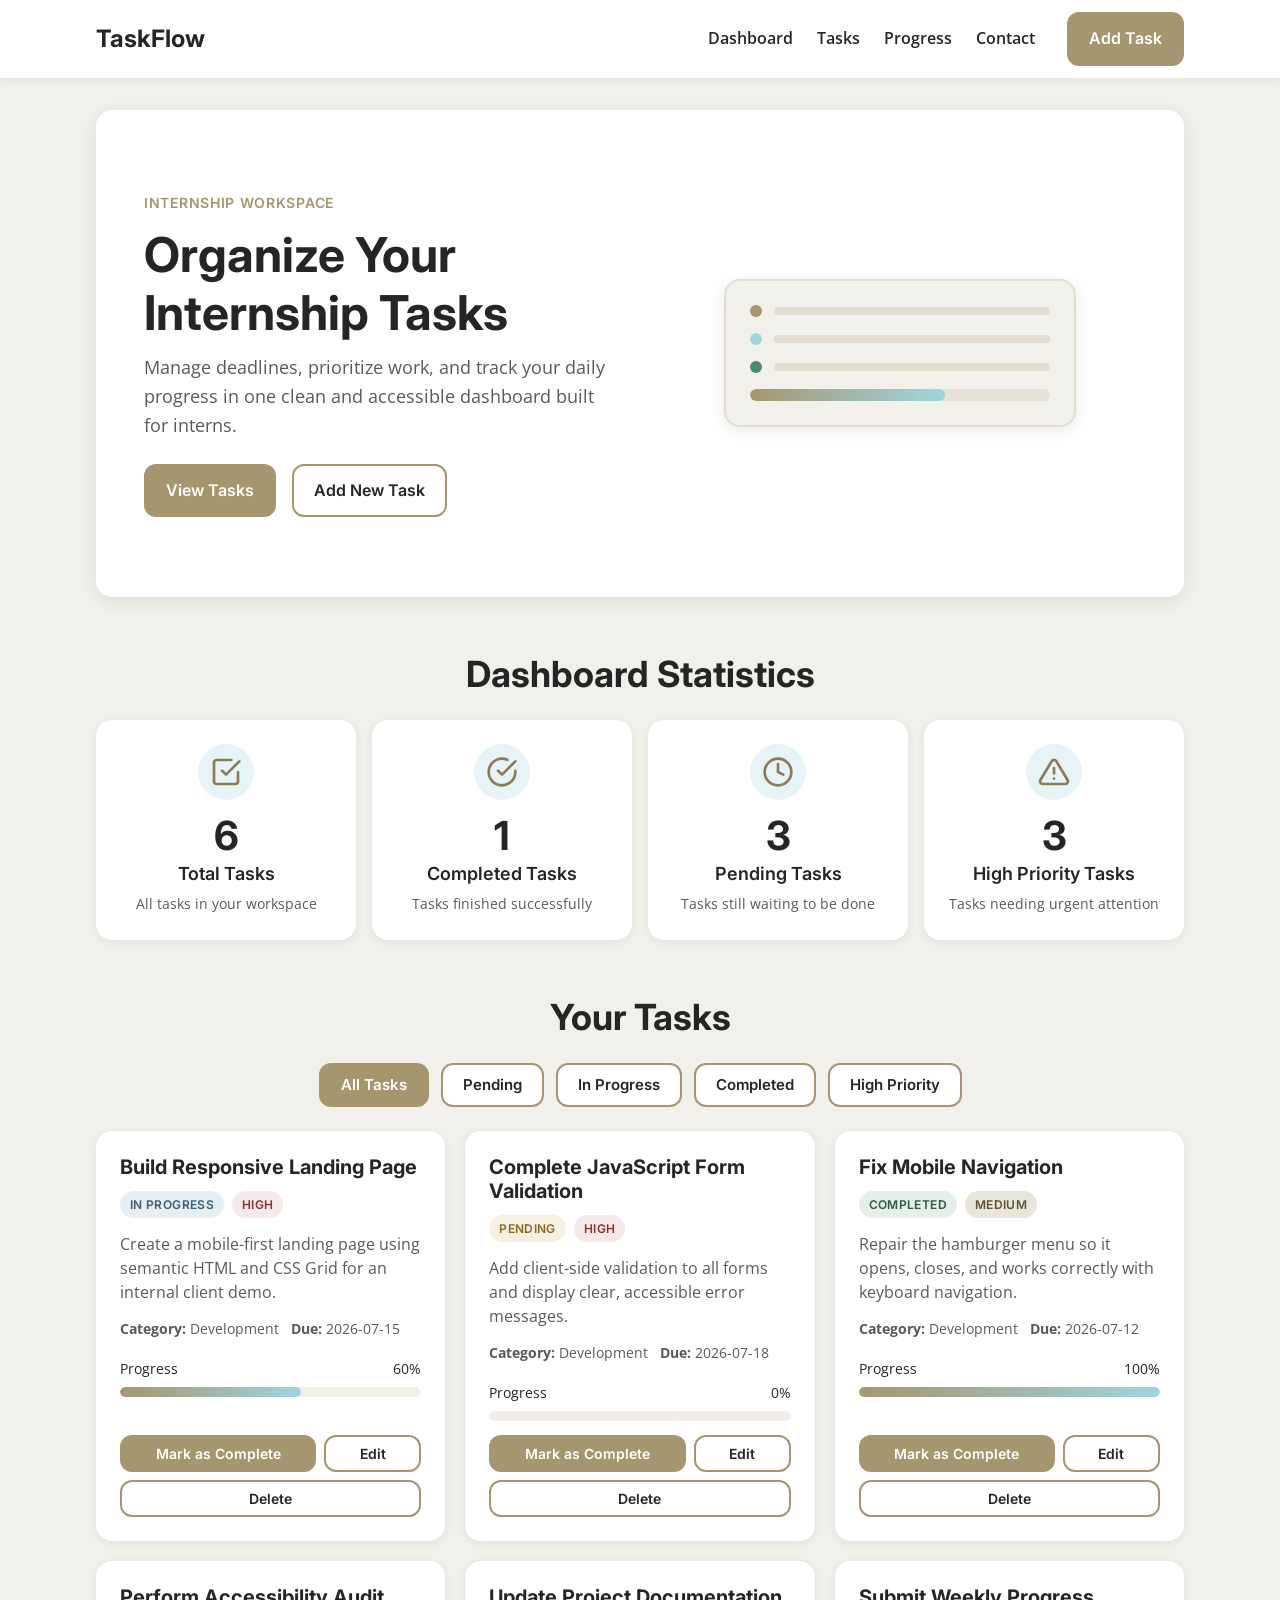
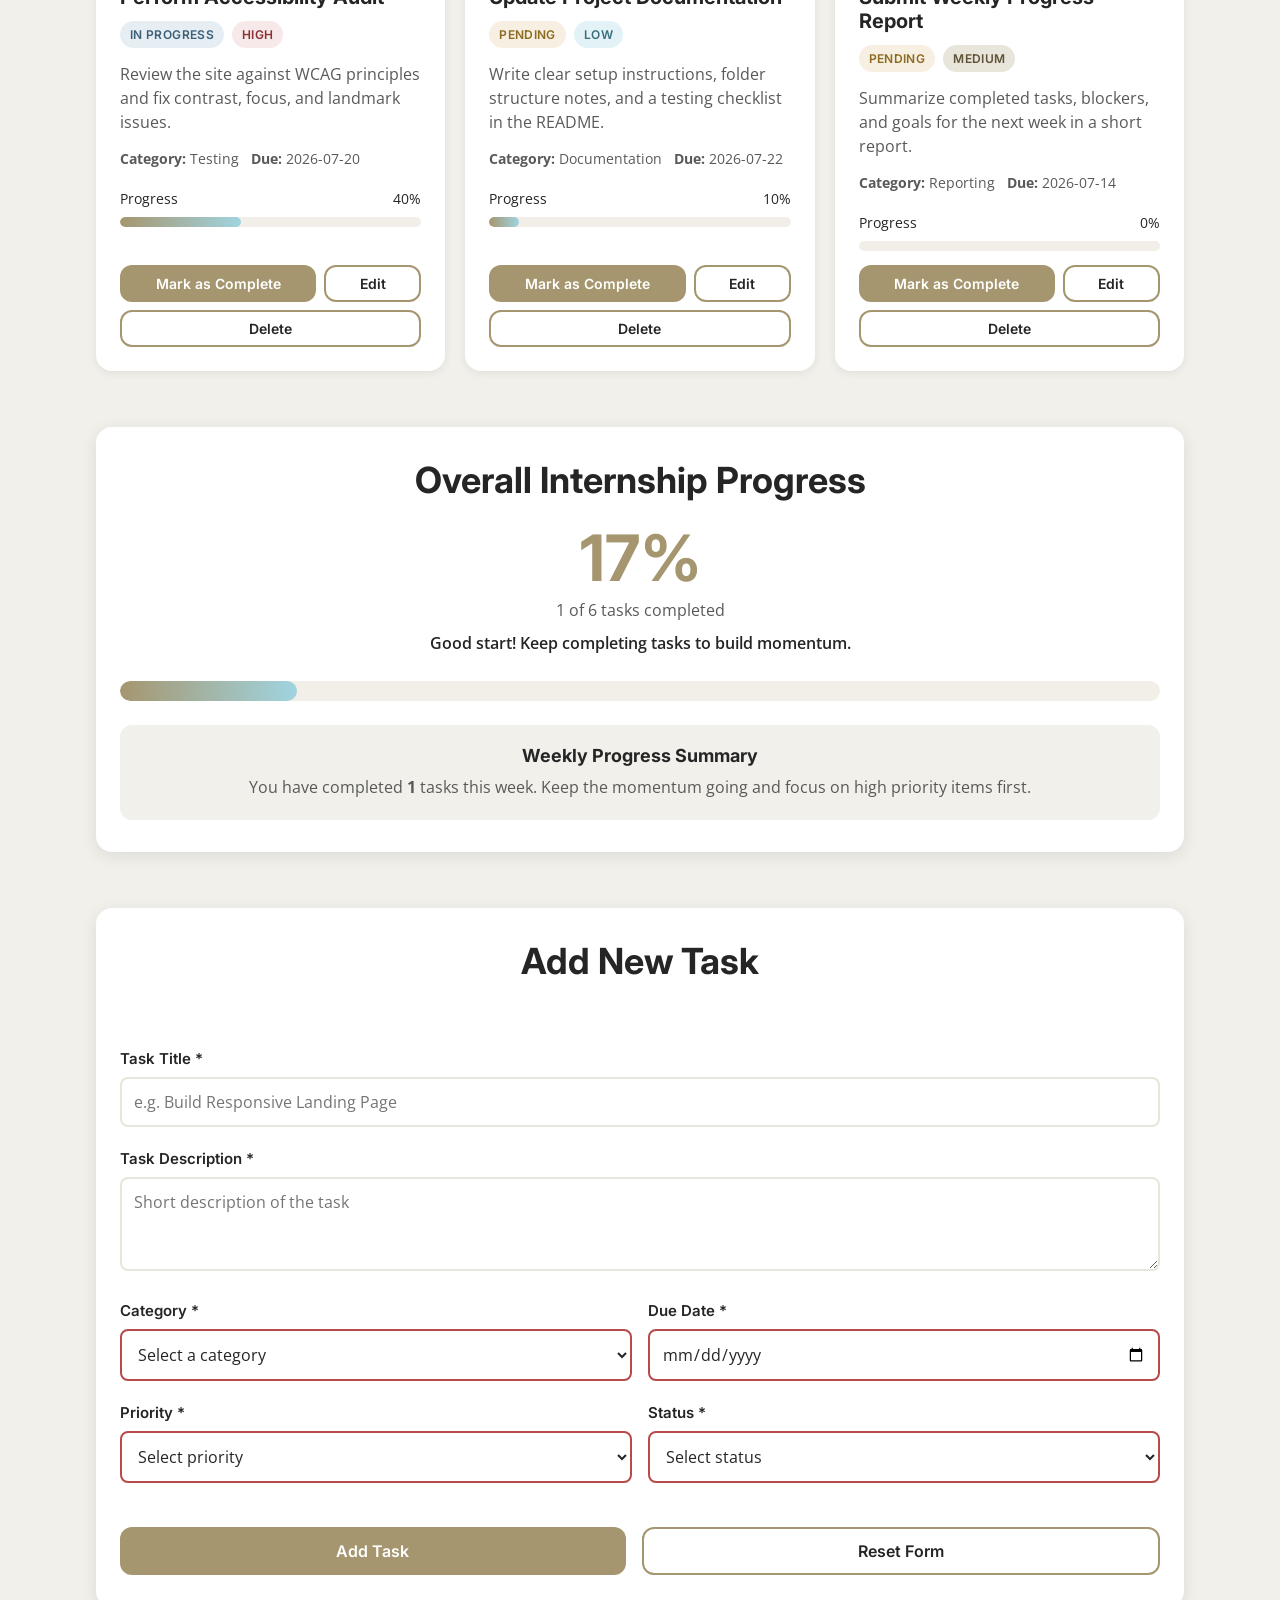
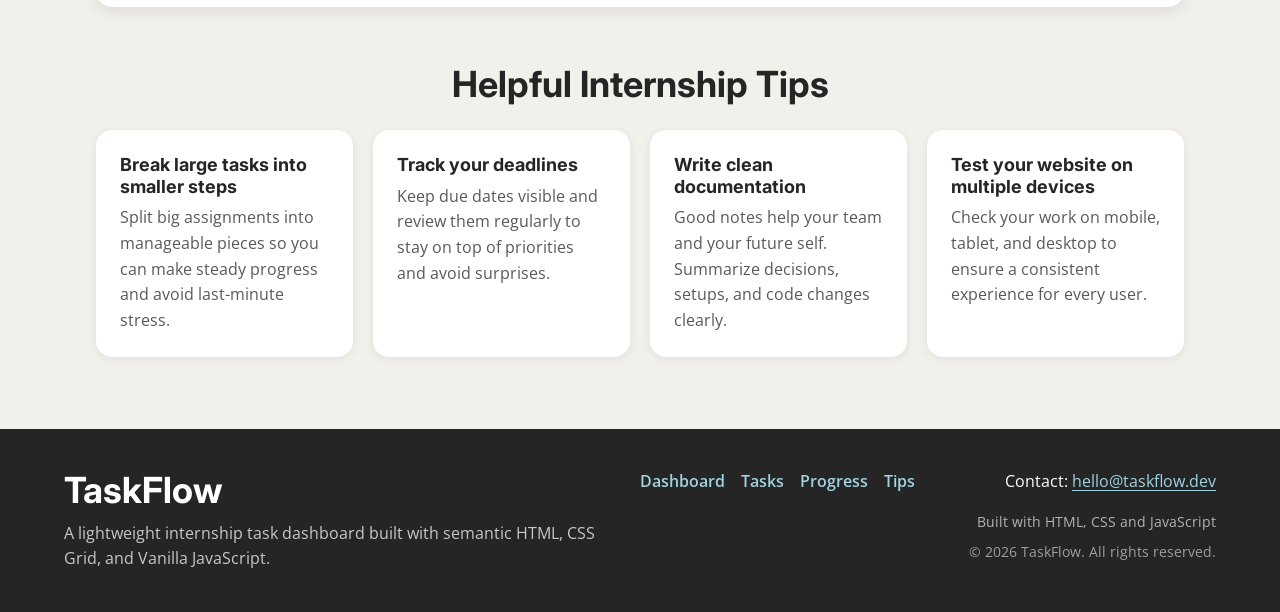
<file: internship-task-manager/index.html>
<!DOCTYPE html>
<html lang="en">
<head>
  <meta charset="UTF-8">
  <meta name="viewport" content="width=device-width, initial-scale=1.0">
  <meta name="description" content="Internship Task Manager - organize deadlines, priorities, and progress for your internship.">
  <title>Internship Task Manager</title>

  <link rel="preconnect" href="https://fonts.googleapis.com">
  <link rel="preconnect" href="https://fonts.gstatic.com" crossorigin>
  <link href="https://fonts.googleapis.com/css2?family=Inter:wght@500;700&family=Open+Sans:wght@400;600&display=swap" rel="stylesheet">

  <link rel="stylesheet" href="css/style.css">
</head>
<body>

  <header class="site-header">
    <nav class="navbar" aria-label="Main navigation">
      <div class="nav-brand">
        <a href="#" aria-label="Internship Task Manager home">TaskFlow</a>
      </div>

      <button class="menu-toggle" id="menuToggle" type="button" aria-expanded="false" aria-controls="primaryNav" aria-label="Open menu">
        <span class="menu-bar" aria-hidden="true"></span>
        <span class="menu-bar" aria-hidden="true"></span>
        <span class="menu-bar" aria-hidden="true"></span>
      </button>

      <div class="nav-menu" id="primaryNav">
        <ul class="nav-links">
          <li><a href="#dashboard">Dashboard</a></li>
          <li><a href="#tasks">Tasks</a></li>
          <li><a href="#progress">Progress</a></li>
          <li><a href="#contact">Contact</a></li>
        </ul>
        <a href="#add-task" class="btn btn-primary nav-add-task">Add Task</a>
      </div>
    </nav>
  </header>

  <main id="main-content">

    <section class="hero" aria-labelledby="hero-heading">
      <div class="hero-content">
        <span class="hero-label">Internship Workspace</span>
        <h1 id="hero-heading">Organize Your Internship Tasks</h1>
        <p>Manage deadlines, prioritize work, and track your daily progress in one clean and accessible dashboard built for interns.</p>
        <div class="hero-actions">
          <a href="#tasks" class="btn btn-primary">View Tasks</a>
          <a href="#add-task" class="btn btn-secondary">Add New Task</a>
        </div>
      </div>
      <div class="hero-visual" aria-hidden="true">
        <div class="hero-card">
          <div class="hero-card-row">
            <span class="hero-dot"></span>
            <div class="hero-line hero-line-1"></div>
          </div>
          <div class="hero-card-row">
            <span class="hero-dot hero-dot-2"></span>
            <div class="hero-line hero-line-2"></div>
          </div>
          <div class="hero-card-row">
            <span class="hero-dot hero-dot-3"></span>
            <div class="hero-line hero-line-3"></div>
          </div>
          <div class="hero-progress">
            <div class="hero-progress-bar"></div>
          </div>
        </div>
      </div>
    </section>

    <section class="dashboard" id="dashboard" aria-labelledby="dashboard-heading">
      <h2 id="dashboard-heading" class="section-title">Dashboard Statistics</h2>
      <div class="stats-grid">
        <article class="stat-card">
          <div class="stat-icon" aria-hidden="true">
            <svg width="32" height="32" viewBox="0 0 24 24" fill="none" stroke="currentColor" stroke-width="2" stroke-linecap="round" stroke-linejoin="round"><path d="M9 11l3 3L22 4"></path><path d="M21 12v7a2 2 0 0 1-2 2H5a2 2 0 0 1-2-2V5a2 2 0 0 1 2-2h11"></path></svg>
          </div>
          <div class="stat-number" id="statTotal" data-testid="stat-total">0</div>
          <div class="stat-label">Total Tasks</div>
          <p class="stat-text">All tasks in your workspace</p>
        </article>

        <article class="stat-card">
          <div class="stat-icon" aria-hidden="true">
            <svg width="32" height="32" viewBox="0 0 24 24" fill="none" stroke="currentColor" stroke-width="2" stroke-linecap="round" stroke-linejoin="round"><path d="M22 11.08V12a10 10 0 1 1-5.93-9.14"></path><polyline points="22 4 12 14.01 9 11.01"></polyline></svg>
          </div>
          <div class="stat-number" id="statCompleted" data-testid="stat-completed">0</div>
          <div class="stat-label">Completed Tasks</div>
          <p class="stat-text">Tasks finished successfully</p>
        </article>

        <article class="stat-card">
          <div class="stat-icon" aria-hidden="true">
            <svg width="32" height="32" viewBox="0 0 24 24" fill="none" stroke="currentColor" stroke-width="2" stroke-linecap="round" stroke-linejoin="round"><circle cx="12" cy="12" r="10"></circle><polyline points="12 6 12 12 16 14"></polyline></svg>
          </div>
          <div class="stat-number" id="statPending" data-testid="stat-pending">0</div>
          <div class="stat-label">Pending Tasks</div>
          <p class="stat-text">Tasks still waiting to be done</p>
        </article>

        <article class="stat-card">
          <div class="stat-icon" aria-hidden="true">
            <svg width="32" height="32" viewBox="0 0 24 24" fill="none" stroke="currentColor" stroke-width="2" stroke-linecap="round" stroke-linejoin="round"><path d="M10.29 3.86L1.82 18a2 2 0 0 0 1.71 3h16.94a2 2 0 0 0 1.71-3L13.71 3.86a2 2 0 0 0-3.42 0z"></path><line x1="12" y1="9" x2="12" y2="13"></line><line x1="12" y1="17" x2="12.01" y2="17"></line></svg>
          </div>
          <div class="stat-number" id="statHigh" data-testid="stat-high">0</div>
          <div class="stat-label">High Priority Tasks</div>
          <p class="stat-text">Tasks needing urgent attention</p>
        </article>
      </div>
    </section>

    <section class="filters" id="tasks" aria-labelledby="tasks-heading">
      <div class="section-header">
        <h2 id="tasks-heading" class="section-title">Your Tasks</h2>
      </div>
      <div class="filter-controls" role="group" aria-label="Filter tasks by status">
        <button class="filter-btn active" type="button" data-filter="all" aria-pressed="true">All Tasks</button>
        <button class="filter-btn" type="button" data-filter="pending" aria-pressed="false">Pending</button>
        <button class="filter-btn" type="button" data-filter="in progress" aria-pressed="false">In Progress</button>
        <button class="filter-btn" type="button" data-filter="completed" aria-pressed="false">Completed</button>
        <button class="filter-btn" type="button" data-filter="high" aria-pressed="false">High Priority</button>
      </div>

      <div class="tasks-grid" id="tasksGrid" aria-live="polite" aria-atomic="false">
      </div>

      <div class="empty-state" id="emptyState" hidden>
        <p>No tasks match the selected filter.</p>
        <a href="#add-task" class="btn btn-primary">Add a New Task</a>
      </div>
    </section>

    <section class="progress-section" id="progress" aria-labelledby="progress-heading">
      <div class="progress-card">
        <h2 id="progress-heading" class="section-title">Overall Internship Progress</h2>
        <div class="progress-summary">
          <div class="progress-percentage" id="progressPercentage" aria-live="polite">0%</div>
          <p class="progress-count" id="progressCount">0 of 0 tasks completed</p>
          <p class="progress-message" id="progressMessage">Start completing tasks to see your progress grow.</p>
        </div>
        <div class="progress-bar-large" role="progressbar" aria-valuemin="0" aria-valuemax="100" aria-valuenow="0" aria-label="Overall completion" id="progressBarLarge">
          <div class="progress-fill" id="progressFill"></div>
        </div>
        <div class="weekly-summary">
          <h3>Weekly Progress Summary</h3>
          <p>You have completed <strong id="weeklyCompleted">0</strong> tasks this week. Keep the momentum going and focus on high priority items first.</p>
        </div>
      </div>
    </section>

    <section class="add-task" id="add-task" aria-labelledby="add-task-heading">
      <div class="form-card">
        <h2 id="add-task-heading" class="section-title">Add New Task</h2>

        <div class="form-feedback" id="formFeedback" role="status" aria-live="polite"></div>

        <form id="addTaskForm" novalidate>
          <div class="form-group">
            <label for="taskTitle">Task Title <span aria-label="required">*</span></label>
            <input type="text" id="taskTitle" name="taskTitle" required maxlength="80" placeholder="e.g. Build Responsive Landing Page">
          </div>

          <div class="form-group">
            <label for="taskDescription">Task Description <span aria-label="required">*</span></label>
            <textarea id="taskDescription" name="taskDescription" required rows="3" maxlength="200" placeholder="Short description of the task"></textarea>
          </div>

          <div class="form-row">
            <div class="form-group">
              <label for="taskCategory">Category <span aria-label="required">*</span></label>
              <select id="taskCategory" name="taskCategory" required>
                <option value="" disabled selected>Select a category</option>
                <option value="Development">Development</option>
                <option value="Design">Design</option>
                <option value="Testing">Testing</option>
                <option value="Documentation">Documentation</option>
                <option value="Reporting">Reporting</option>
              </select>
            </div>

            <div class="form-group">
              <label for="taskDueDate">Due Date <span aria-label="required">*</span></label>
              <input type="date" id="taskDueDate" name="taskDueDate" required>
            </div>
          </div>

          <div class="form-row">
            <div class="form-group">
              <label for="taskPriority">Priority <span aria-label="required">*</span></label>
              <select id="taskPriority" name="taskPriority" required>
                <option value="" disabled selected>Select priority</option>
                <option value="Low">Low</option>
                <option value="Medium">Medium</option>
                <option value="High">High</option>
              </select>
            </div>

            <div class="form-group">
              <label for="taskStatus">Status <span aria-label="required">*</span></label>
              <select id="taskStatus" name="taskStatus" required>
                <option value="" disabled selected>Select status</option>
                <option value="Pending">Pending</option>
                <option value="In Progress">In Progress</option>
                <option value="Completed">Completed</option>
              </select>
            </div>
          </div>

          <div class="form-actions">
            <button type="submit" class="btn btn-primary">Add Task</button>
            <button type="reset" class="btn btn-secondary">Reset Form</button>
          </div>
        </form>
      </div>
    </section>

    <section class="tips" id="tips" aria-labelledby="tips-heading">
      <h2 id="tips-heading" class="section-title">Helpful Internship Tips</h2>
      <div class="tips-grid">
        <article class="tip-card">
          <h3>Break large tasks into smaller steps</h3>
          <p>Split big assignments into manageable pieces so you can make steady progress and avoid last-minute stress.</p>
        </article>
        <article class="tip-card">
          <h3>Track your deadlines</h3>
          <p>Keep due dates visible and review them regularly to stay on top of priorities and avoid surprises.</p>
        </article>
        <article class="tip-card">
          <h3>Write clean documentation</h3>
          <p>Good notes help your team and your future self. Summarize decisions, setups, and code changes clearly.</p>
        </article>
        <article class="tip-card">
          <h3>Test your website on multiple devices</h3>
          <p>Check your work on mobile, tablet, and desktop to ensure a consistent experience for every user.</p>
        </article>
      </div>
    </section>

  </main>

  <footer class="site-footer" id="contact">
    <div class="footer-content">
      <div class="footer-brand">
        <h2>TaskFlow</h2>
        <p>A lightweight internship task dashboard built with semantic HTML, CSS Grid, and Vanilla JavaScript.</p>
      </div>
      <nav class="footer-nav" aria-label="Footer navigation">
        <ul>
          <li><a href="#dashboard">Dashboard</a></li>
          <li><a href="#tasks">Tasks</a></li>
          <li><a href="#progress">Progress</a></li>
          <li><a href="#tips">Tips</a></li>
        </ul>
      </nav>
      <div class="footer-contact">
        <p>Contact: <a href="mailto:hello@taskflow.dev">hello@taskflow.dev</a></p>
        <p class="build-note">Built with HTML, CSS and JavaScript</p>
        <p class="copyright">&copy; 2026 TaskFlow. All rights reserved.</p>
      </div>
    </div>
  </footer>

  <script src="js/app.js" defer></script>
</body>
</html>
</file>
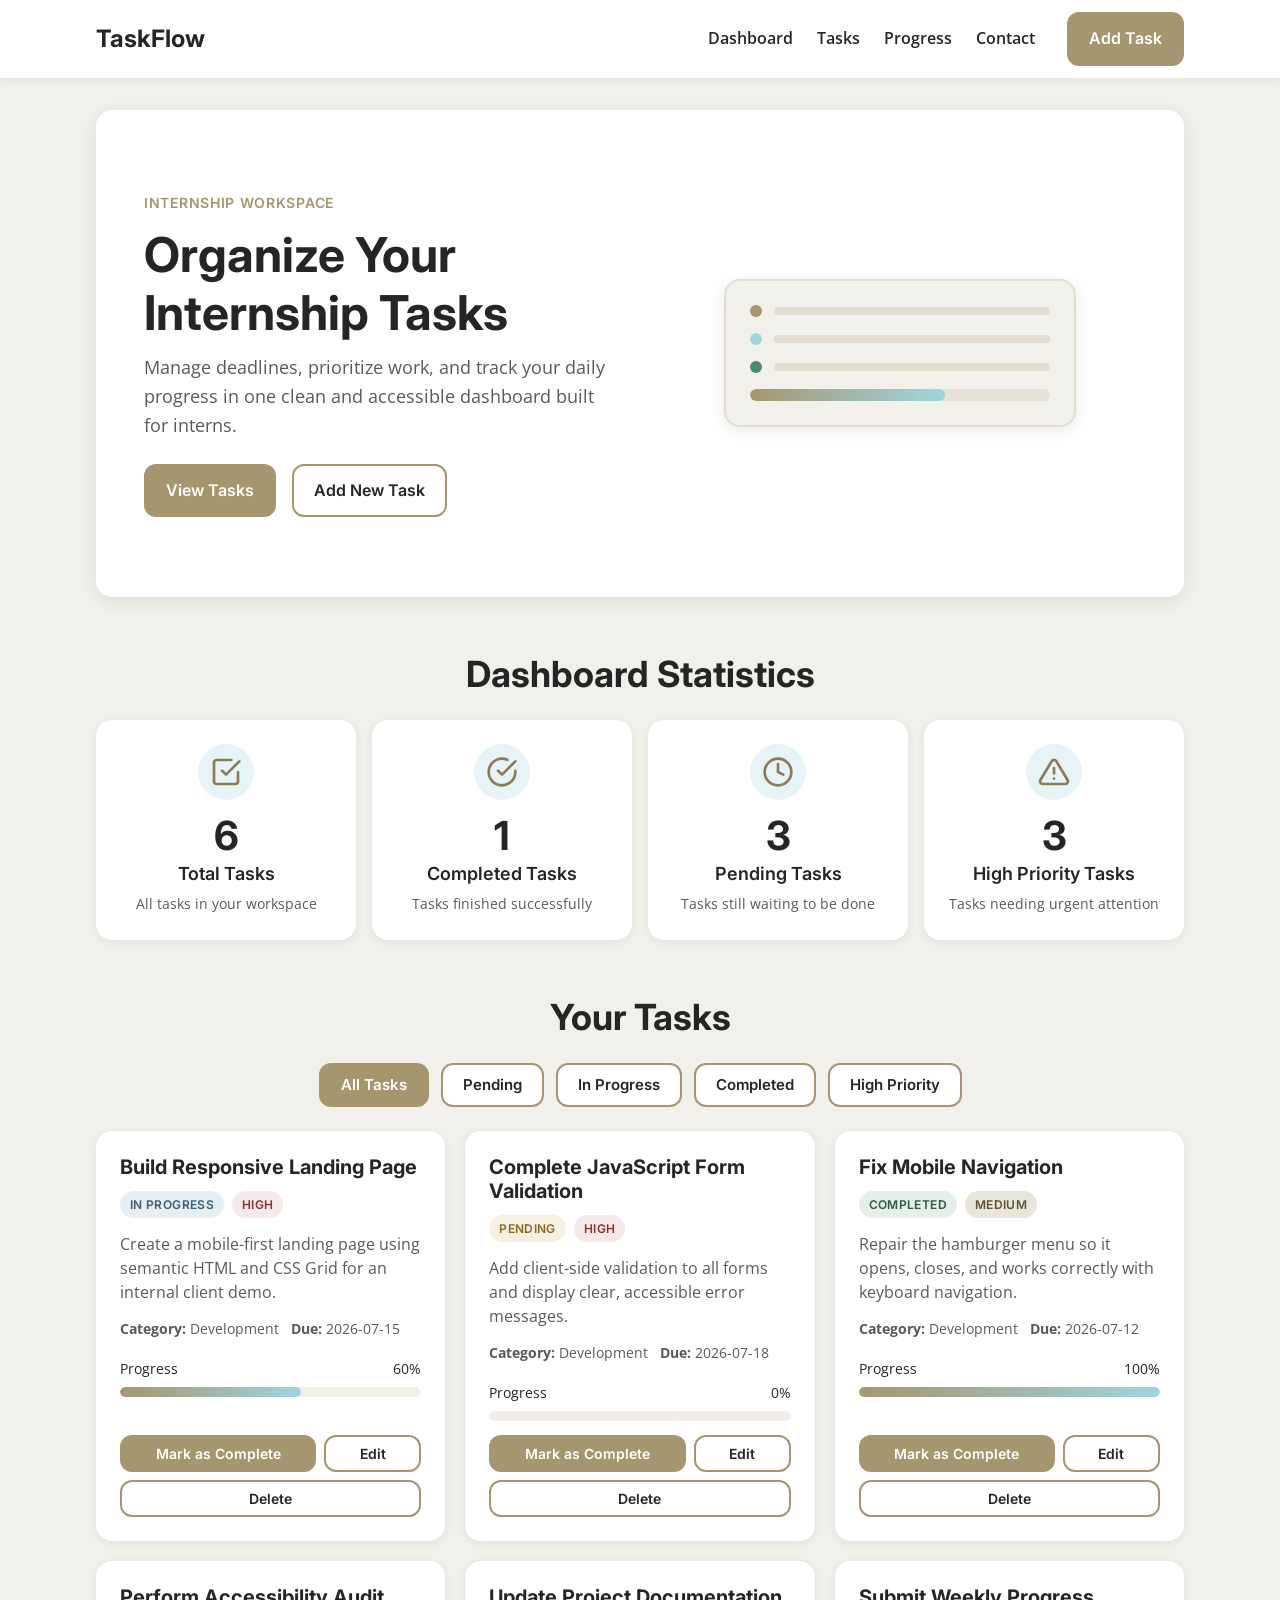
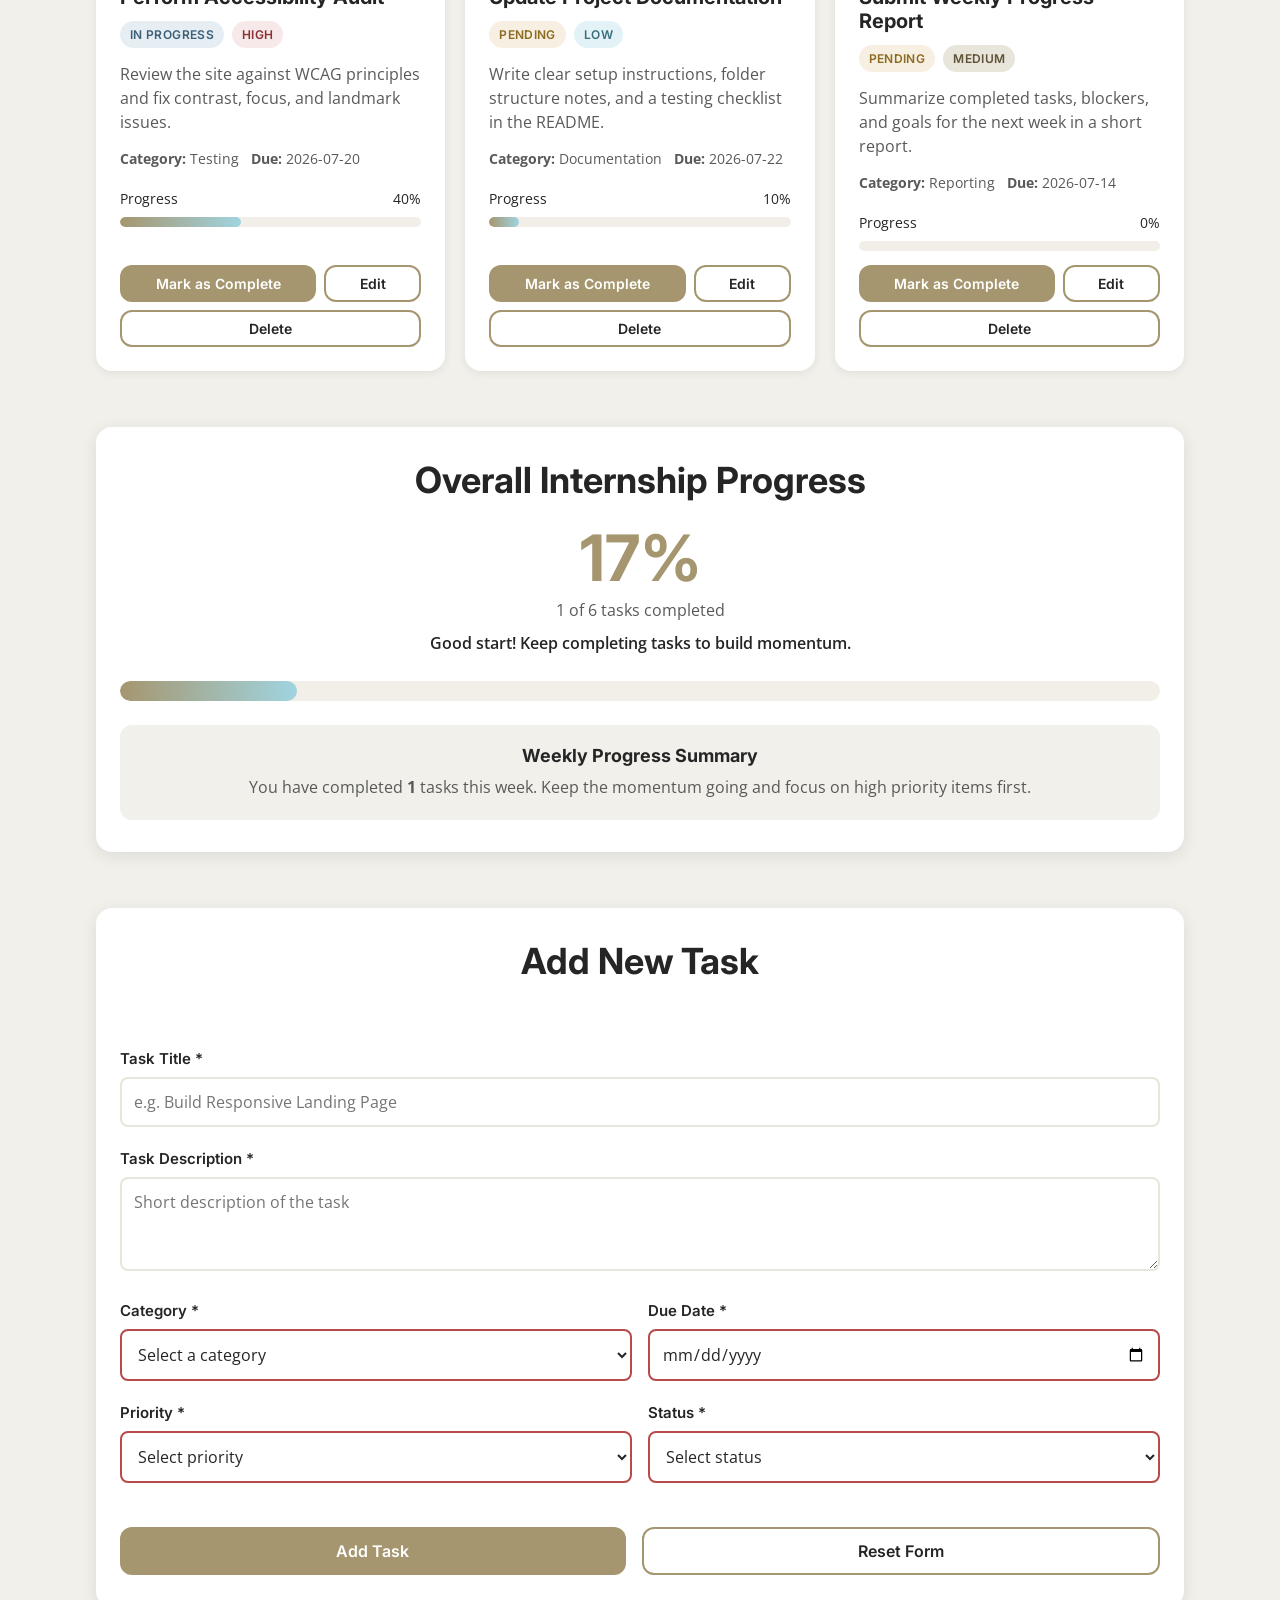
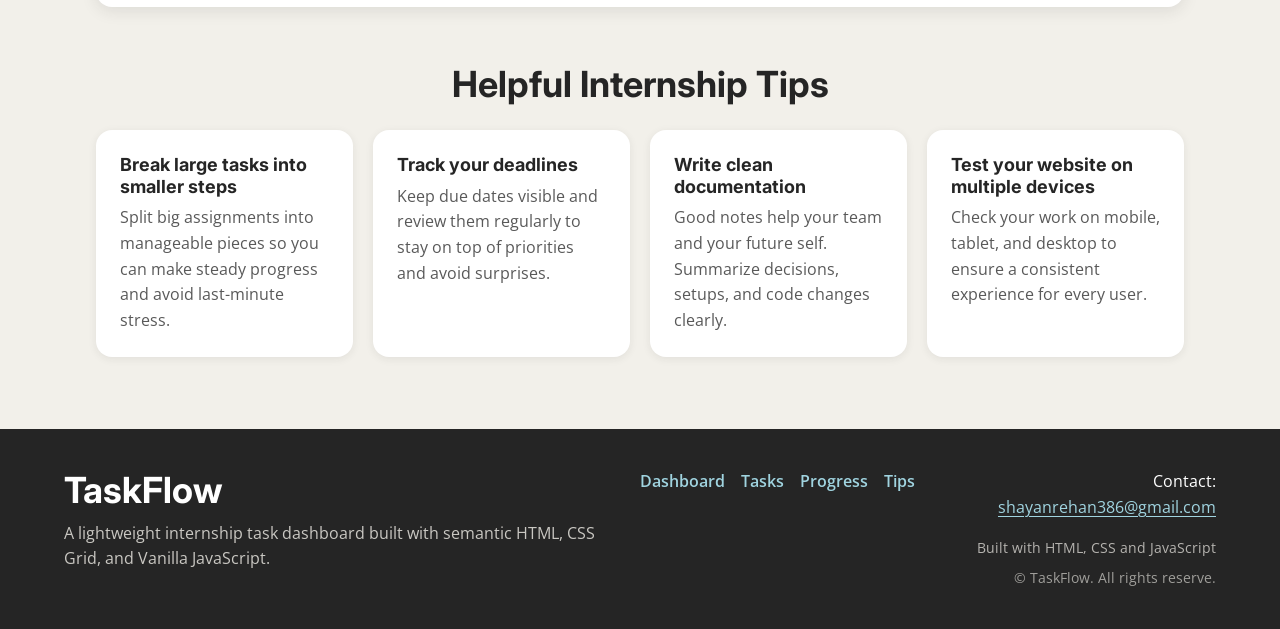
<file: responsive-frontend-interface/index.html>
<!DOCTYPE html>
<html lang="en">
<head>
  <meta charset="UTF-8">
  <meta name="viewport" content="width=device-width, initial-scale=1.0">
  <meta name="description" content="Internship Task Manager - organize deadlines, priorities, and progress for your internship.">
  <title>Internship Task Manager</title>

  <link rel="preconnect" href="https://fonts.googleapis.com">
  <link rel="preconnect" href="https://fonts.gstatic.com" crossorigin>
  <link href="https://fonts.googleapis.com/css2?family=Inter:wght@500;700&family=Open+Sans:wght@400;600&display=swap" rel="stylesheet">

  <link rel="stylesheet" href="css/style.css">
</head>
<body>

  <header class="site-header">
    <nav class="navbar" aria-label="Main navigation">
      <div class="nav-brand">
        <a href="#" aria-label="Internship Task Manager home">TaskFlow</a>
      </div>

      <button class="menu-toggle" id="menuToggle" type="button" aria-expanded="false" aria-controls="primaryNav" aria-label="Open menu">
        <span class="menu-bar" aria-hidden="true"></span>
        <span class="menu-bar" aria-hidden="true"></span>
        <span class="menu-bar" aria-hidden="true"></span>
      </button>

      <div class="nav-menu" id="primaryNav">
        <ul class="nav-links">
          <li><a href="#dashboard">Dashboard</a></li>
          <li><a href="#tasks">Tasks</a></li>
          <li><a href="#progress">Progress</a></li>
          <li><a href="#contact">Contact</a></li>
        </ul>
        <a href="#add-task" class="btn btn-primary nav-add-task">Add Task</a>
      </div>
    </nav>
  </header>

  <main id="main-content">

    <section class="hero" aria-labelledby="hero-heading">
      <div class="hero-content">
        <span class="hero-label">Internship Workspace</span>
        <h1 id="hero-heading">Organize Your Internship Tasks</h1>
        <p>Manage deadlines, prioritize work, and track your daily progress in one clean and accessible dashboard built for interns.</p>
        <div class="hero-actions">
          <a href="#tasks" class="btn btn-primary">View Tasks</a>
          <a href="#add-task" class="btn btn-secondary">Add New Task</a>
        </div>
      </div>
      <div class="hero-visual" aria-hidden="true">
        <div class="hero-card">
          <div class="hero-card-row">
            <span class="hero-dot"></span>
            <div class="hero-line hero-line-1"></div>
          </div>
          <div class="hero-card-row">
            <span class="hero-dot hero-dot-2"></span>
            <div class="hero-line hero-line-2"></div>
          </div>
          <div class="hero-card-row">
            <span class="hero-dot hero-dot-3"></span>
            <div class="hero-line hero-line-3"></div>
          </div>
          <div class="hero-progress">
            <div class="hero-progress-bar"></div>
          </div>
        </div>
      </div>
    </section>

    <section class="dashboard" id="dashboard" aria-labelledby="dashboard-heading">
      <h2 id="dashboard-heading" class="section-title">Dashboard Statistics</h2>
      <div class="stats-grid">
        <article class="stat-card">
          <div class="stat-icon" aria-hidden="true">
            <svg width="32" height="32" viewBox="0 0 24 24" fill="none" stroke="currentColor" stroke-width="2" stroke-linecap="round" stroke-linejoin="round"><path d="M9 11l3 3L22 4"></path><path d="M21 12v7a2 2 0 0 1-2 2H5a2 2 0 0 1-2-2V5a2 2 0 0 1 2-2h11"></path></svg>
          </div>
          <div class="stat-number" id="statTotal" data-testid="stat-total">0</div>
          <div class="stat-label">Total Tasks</div>
          <p class="stat-text">All tasks in your workspace</p>
        </article>

        <article class="stat-card">
          <div class="stat-icon" aria-hidden="true">
            <svg width="32" height="32" viewBox="0 0 24 24" fill="none" stroke="currentColor" stroke-width="2" stroke-linecap="round" stroke-linejoin="round"><path d="M22 11.08V12a10 10 0 1 1-5.93-9.14"></path><polyline points="22 4 12 14.01 9 11.01"></polyline></svg>
          </div>
          <div class="stat-number" id="statCompleted" data-testid="stat-completed">0</div>
          <div class="stat-label">Completed Tasks</div>
          <p class="stat-text">Tasks finished successfully</p>
        </article>

        <article class="stat-card">
          <div class="stat-icon" aria-hidden="true">
            <svg width="32" height="32" viewBox="0 0 24 24" fill="none" stroke="currentColor" stroke-width="2" stroke-linecap="round" stroke-linejoin="round"><circle cx="12" cy="12" r="10"></circle><polyline points="12 6 12 12 16 14"></polyline></svg>
          </div>
          <div class="stat-number" id="statPending" data-testid="stat-pending">0</div>
          <div class="stat-label">Pending Tasks</div>
          <p class="stat-text">Tasks still waiting to be done</p>
        </article>

        <article class="stat-card">
          <div class="stat-icon" aria-hidden="true">
            <svg width="32" height="32" viewBox="0 0 24 24" fill="none" stroke="currentColor" stroke-width="2" stroke-linecap="round" stroke-linejoin="round"><path d="M10.29 3.86L1.82 18a2 2 0 0 0 1.71 3h16.94a2 2 0 0 0 1.71-3L13.71 3.86a2 2 0 0 0-3.42 0z"></path><line x1="12" y1="9" x2="12" y2="13"></line><line x1="12" y1="17" x2="12.01" y2="17"></line></svg>
          </div>
          <div class="stat-number" id="statHigh" data-testid="stat-high">0</div>
          <div class="stat-label">High Priority Tasks</div>
          <p class="stat-text">Tasks needing urgent attention</p>
        </article>
      </div>
    </section>

    <section class="filters" id="tasks" aria-labelledby="tasks-heading">
      <div class="section-header">
        <h2 id="tasks-heading" class="section-title">Your Tasks</h2>
      </div>
      <div class="filter-controls" role="group" aria-label="Filter tasks by status">
        <button class="filter-btn active" type="button" data-filter="all" aria-pressed="true">All Tasks</button>
        <button class="filter-btn" type="button" data-filter="pending" aria-pressed="false">Pending</button>
        <button class="filter-btn" type="button" data-filter="in progress" aria-pressed="false">In Progress</button>
        <button class="filter-btn" type="button" data-filter="completed" aria-pressed="false">Completed</button>
        <button class="filter-btn" type="button" data-filter="high" aria-pressed="false">High Priority</button>
      </div>

      <div class="tasks-grid" id="tasksGrid" aria-live="polite" aria-atomic="false">
      </div>

      <div class="empty-state" id="emptyState" hidden>
        <p>No tasks match the selected filter.</p>
        <a href="#add-task" class="btn btn-primary">Add a New Task</a>
      </div>
    </section>

    <section class="progress-section" id="progress" aria-labelledby="progress-heading">
      <div class="progress-card">
        <h2 id="progress-heading" class="section-title">Overall Internship Progress</h2>
        <div class="progress-summary">
          <div class="progress-percentage" id="progressPercentage" aria-live="polite">0%</div>
          <p class="progress-count" id="progressCount">0 of 0 tasks completed</p>
          <p class="progress-message" id="progressMessage">Start completing tasks to see your progress grow.</p>
        </div>
        <div class="progress-bar-large" role="progressbar" aria-valuemin="0" aria-valuemax="100" aria-valuenow="0" aria-label="Overall completion" id="progressBarLarge">
          <div class="progress-fill" id="progressFill"></div>
        </div>
        <div class="weekly-summary">
          <h3>Weekly Progress Summary</h3>
          <p>You have completed <strong id="weeklyCompleted">0</strong> tasks this week. Keep the momentum going and focus on high priority items first.</p>
        </div>
      </div>
    </section>

    <section class="add-task" id="add-task" aria-labelledby="add-task-heading">
      <div class="form-card">
        <h2 id="add-task-heading" class="section-title">Add New Task</h2>

        <div class="form-feedback" id="formFeedback" role="status" aria-live="polite"></div>

        <form id="addTaskForm" novalidate>
          <div class="form-group">
            <label for="taskTitle">Task Title <span aria-label="required">*</span></label>
            <input type="text" id="taskTitle" name="taskTitle" required maxlength="80" placeholder="e.g. Build Responsive Landing Page">
          </div>

          <div class="form-group">
            <label for="taskDescription">Task Description <span aria-label="required">*</span></label>
            <textarea id="taskDescription" name="taskDescription" required rows="3" maxlength="200" placeholder="Short description of the task"></textarea>
          </div>

          <div class="form-row">
            <div class="form-group">
              <label for="taskCategory">Category <span aria-label="required">*</span></label>
              <select id="taskCategory" name="taskCategory" required>
                <option value="" disabled selected>Select a category</option>
                <option value="Development">Development</option>
                <option value="Design">Design</option>
                <option value="Testing">Testing</option>
                <option value="Documentation">Documentation</option>
                <option value="Reporting">Reporting</option>
              </select>
            </div>

            <div class="form-group">
              <label for="taskDueDate">Due Date <span aria-label="required">*</span></label>
              <input type="date" id="taskDueDate" name="taskDueDate" required>
            </div>
          </div>

          <div class="form-row">
            <div class="form-group">
              <label for="taskPriority">Priority <span aria-label="required">*</span></label>
              <select id="taskPriority" name="taskPriority" required>
                <option value="" disabled selected>Select priority</option>
                <option value="Low">Low</option>
                <option value="Medium">Medium</option>
                <option value="High">High</option>
              </select>
            </div>

            <div class="form-group">
              <label for="taskStatus">Status <span aria-label="required">*</span></label>
              <select id="taskStatus" name="taskStatus" required>
                <option value="" disabled selected>Select status</option>
                <option value="Pending">Pending</option>
                <option value="In Progress">In Progress</option>
                <option value="Completed">Completed</option>
              </select>
            </div>
          </div>

          <div class="form-actions">
            <button type="submit" class="btn btn-primary">Add Task</button>
            <button type="reset" class="btn btn-secondary">Reset Form</button>
          </div>
        </form>
      </div>
    </section>

    <section class="tips" id="tips" aria-labelledby="tips-heading">
      <h2 id="tips-heading" class="section-title">Helpful Internship Tips</h2>
      <div class="tips-grid">
        <article class="tip-card">
          <h3>Break large tasks into smaller steps</h3>
          <p>Split big assignments into manageable pieces so you can make steady progress and avoid last-minute stress.</p>
        </article>
        <article class="tip-card">
          <h3>Track your deadlines</h3>
          <p>Keep due dates visible and review them regularly to stay on top of priorities and avoid surprises.</p>
        </article>
        <article class="tip-card">
          <h3>Write clean documentation</h3>
          <p>Good notes help your team and your future self. Summarize decisions, setups, and code changes clearly.</p>
        </article>
        <article class="tip-card">
          <h3>Test your website on multiple devices</h3>
          <p>Check your work on mobile, tablet, and desktop to ensure a consistent experience for every user.</p>
        </article>
      </div>
    </section>

  </main>

  <footer class="site-footer" id="contact">
    <div class="footer-content">
      <div class="footer-brand">
        <h2>TaskFlow</h2>
        <p>A lightweight internship task dashboard built with semantic HTML, CSS Grid, and Vanilla JavaScript.</p>
      </div>
      <nav class="footer-nav" aria-label="Footer navigation">
        <ul>
          <li><a href="#dashboard">Dashboard</a></li>
          <li><a href="#tasks">Tasks</a></li>
          <li><a href="#progress">Progress</a></li>
          <li><a href="#tips">Tips</a></li>
        </ul>
      </nav>
      <div class="footer-contact">
        <p>Contact: <a href="mailto:shayanrehan386@gmail.com">shayanrehan386@gmail.com</a></p>
        <p class="build-note">Built with HTML, CSS and JavaScript</p>
        <p class="copyright">&copy; TaskFlow. All rights reserve.</p>
      </div>
    </div>
  </footer>

  <script src="js/app.js" defer></script>
</body>
</html>
</file>
<file: internship-task-manager/css/style.css>
/* ==================================================
   Internship Task Manager - Styles
   Mobile-first responsive design
   ================================================== */

:root {
  --color-primary: #A5966F;
  --color-secondary: #A0D4E0;
  --color-background: #F2F0EA;
  --color-text: #252525;
  --color-surface: #FFFFFF;
  --color-primary-dark: #8A7C57;
  --color-text-muted: #595959;
  --color-success: #4F8A6E;
  --color-error: #B84A4A;
  --color-warning: #C99A3C;
  --color-info: #5A8BAE;

  --font-heading: 'Inter', sans-serif;
  --font-body: 'Open Sans', sans-serif;
  --font-weight-regular: 400;
  --font-weight-semibold: 600;
  --font-weight-bold: 700;

  --radius-small: 0.5rem;
  --radius-medium: 0.75rem;
  --radius-large: 1rem;
  --shadow-subtle: 0 2px 8px rgba(37, 37, 37, 0.08);
  --shadow-card: 0 4px 16px rgba(37, 37, 37, 0.1);
  --shadow-hover: 0 6px 20px rgba(37, 37, 37, 0.12);

  --container-max: 72rem;
  --section-gap: 2.5rem;
  --content-padding: 1rem;
}

/* Reset and base styles */
*,
*::before,
*::after {
  box-sizing: border-box;
}

html {
  scroll-behavior: smooth;
}

body {
  margin: 0;
  padding: 0;
  font-family: var(--font-body);
  font-weight: var(--font-weight-regular);
  color: var(--color-text);
  background-color: var(--color-background);
  line-height: 1.6;
  min-height: 100vh;
}

img {
  max-width: 100%;
  height: auto;
  display: block;
}

h1, h2, h3, h4, h5, h6 {
  font-family: var(--font-heading);
  font-weight: var(--font-weight-bold);
  line-height: 1.2;
  margin: 0 0 0.75rem 0;
  color: var(--color-text);
}

h1 {
  font-size: clamp(2rem, 5vw, 3rem);
}

h2 {
  font-size: clamp(1.5rem, 4vw, 2.25rem);
}

h3 {
  font-size: clamp(1.125rem, 3vw, 1.375rem);
}

p {
  margin: 0 0 1rem 0;
}

a {
  color: var(--color-primary-dark);
  text-decoration: underline;
  text-underline-offset: 0.2em;
}

a:hover {
  color: var(--color-text);
}

button {
  font-family: inherit;
}

/* Focus styles */
:focus-visible {
  outline: 3px solid var(--color-secondary);
  outline-offset: 2px;
}

/* Skip link for accessibility */
.skip-link {
  position: absolute;
  top: -3rem;
  left: 1rem;
  background: var(--color-text);
  color: var(--color-surface);
  padding: 0.5rem 1rem;
  z-index: 1000;
  border-radius: var(--radius-small);
}

.skip-link:focus {
  top: 1rem;
}

/* Buttons */
.btn {
  display: inline-flex;
  align-items: center;
  justify-content: center;
  gap: 0.5rem;
  padding: 0.75rem 1.25rem;
  border: 2px solid transparent;
  border-radius: var(--radius-medium);
  font-family: var(--font-heading);
  font-weight: var(--font-weight-semibold);
  font-size: 1rem;
  cursor: pointer;
  text-decoration: none;
  transition: background-color 0.2s ease, color 0.2s ease, transform 0.2s ease, box-shadow 0.2s ease;
  min-height: 2.75rem;
  min-width: 2.75rem;
}

.btn-primary {
  background-color: var(--color-primary);
  color: var(--color-surface);
}

.btn-primary:hover {
  background-color: var(--color-primary-dark);
  color: var(--color-surface);
  transform: translateY(-1px);
  box-shadow: var(--shadow-hover);
}

.btn-secondary {
  background-color: var(--color-surface);
  color: var(--color-text);
  border-color: var(--color-primary);
}

.btn-secondary:hover {
  background-color: var(--color-background);
  color: var(--color-text);
  transform: translateY(-1px);
  box-shadow: var(--shadow-hover);
}

.btn-small {
  padding: 0.5rem 0.875rem;
  font-size: 0.875rem;
  min-height: 2.25rem;
}

/* Header and navigation */
.site-header {
  background-color: var(--color-surface);
  box-shadow: var(--shadow-subtle);
  position: sticky;
  top: 0;
  z-index: 100;
}

.navbar {
  max-width: var(--container-max);
  margin: 0 auto;
  padding: 0.75rem var(--content-padding);
  display: flex;
  align-items: center;
  justify-content: space-between;
  gap: 1rem;
}

.nav-brand a {
  font-family: var(--font-heading);
  font-weight: var(--font-weight-bold);
  font-size: clamp(1.25rem, 3vw, 1.5rem);
  color: var(--color-text);
  text-decoration: none;
}

.menu-toggle {
  display: flex;
  flex-direction: column;
  justify-content: center;
  gap: 5px;
  width: 2.75rem;
  height: 2.75rem;
  padding: 0.5rem;
  background: transparent;
  border: 2px solid var(--color-primary);
  border-radius: var(--radius-small);
  cursor: pointer;
}

.menu-bar {
  display: block;
  width: 100%;
  height: 3px;
  background-color: var(--color-primary);
  border-radius: 2px;
  transition: transform 0.2s ease, opacity 0.2s ease;
}

.menu-toggle[aria-expanded="true"] .menu-bar:nth-child(1) {
  transform: translateY(8px) rotate(45deg);
}

.menu-toggle[aria-expanded="true"] .menu-bar:nth-child(2) {
  opacity: 0;
}

.menu-toggle[aria-expanded="true"] .menu-bar:nth-child(3) {
  transform: translateY(-8px) rotate(-45deg);
}

.nav-menu {
  position: absolute;
  top: 100%;
  left: 0;
  width: 100%;
  background-color: var(--color-surface);
  padding: 1rem var(--content-padding);
  box-shadow: var(--shadow-card);
  transform: translateY(-150%);
  opacity: 0;
  visibility: hidden;
  transition: transform 0.25s ease, opacity 0.25s ease, visibility 0.25s ease;
}

.nav-menu.active {
  transform: translateY(0);
  opacity: 1;
  visibility: visible;
}

.nav-links {
  list-style: none;
  margin: 0;
  padding: 0;
  display: flex;
  flex-direction: column;
  gap: 0.5rem;
}

.nav-links a {
  display: block;
  padding: 0.75rem 0.5rem;
  color: var(--color-text);
  font-weight: var(--font-weight-semibold);
  text-decoration: none;
  border-radius: var(--radius-small);
}

.nav-links a:hover,
.nav-links a:focus {
  background-color: var(--color-background);
}

.nav-add-task {
  margin-top: 1rem;
  width: 100%;
}

/* Main content */
main {
  max-width: var(--container-max);
  margin: 0 auto;
  padding: var(--content-padding);
  display: flex;
  flex-direction: column;
  gap: var(--section-gap);
}

.section-title {
  text-align: center;
  margin-bottom: 1.5rem;
}

/* Hero section */
.hero {
  display: grid;
  grid-template-columns: 1fr;
  gap: 2rem;
  align-items: center;
  background-color: var(--color-surface);
  padding: 2.5rem 1.5rem;
  border-radius: var(--radius-large);
  box-shadow: var(--shadow-card);
}

.hero-label {
  display: inline-block;
  font-family: var(--font-heading);
  font-weight: var(--font-weight-semibold);
  font-size: 0.875rem;
  letter-spacing: 0.05em;
  text-transform: uppercase;
  color: var(--color-primary);
  margin-bottom: 0.75rem;
}

.hero p {
  color: var(--color-text-muted);
  font-size: clamp(1rem, 2vw, 1.125rem);
  max-width: 50ch;
}

.hero-actions {
  display: flex;
  flex-wrap: wrap;
  gap: 1rem;
  margin-top: 1.5rem;
}

.hero-visual {
  display: flex;
  justify-content: center;
  align-items: center;
}

.hero-card {
  width: 100%;
  max-width: 22rem;
  background-color: var(--color-background);
  border-radius: var(--radius-large);
  padding: 1.5rem;
  box-shadow: var(--shadow-card);
  border: 2px solid rgba(165, 150, 111, 0.2);
}

.hero-card-row {
  display: flex;
  align-items: center;
  gap: 0.75rem;
  margin-bottom: 1rem;
}

.hero-dot {
  width: 0.75rem;
  height: 0.75rem;
  border-radius: 50%;
  background-color: var(--color-primary);
  flex-shrink: 0;
}

.hero-dot-2 {
  background-color: var(--color-secondary);
}

.hero-dot-3 {
  background-color: var(--color-success);
}

.hero-line {
  flex: 1;
  height: 0.5rem;
  background-color: rgba(165, 150, 111, 0.2);
  border-radius: 0.25rem;
}

.hero-line-1 { width: 75%; }
.hero-line-2 { width: 55%; }
.hero-line-3 { width: 90%; }

.hero-progress {
  width: 100%;
  height: 0.75rem;
  background-color: rgba(165, 150, 111, 0.15);
  border-radius: 0.5rem;
  overflow: hidden;
  margin-top: 0.5rem;
}

.hero-progress-bar {
  width: 65%;
  height: 100%;
  background: linear-gradient(90deg, var(--color-primary), var(--color-secondary));
  border-radius: 0.5rem;
}

/* Dashboard statistics */
.stats-grid {
  display: grid;
  grid-template-columns: 1fr;
  gap: 1rem;
}

.stat-card {
  background-color: var(--color-surface);
  border-radius: var(--radius-large);
  padding: 1.5rem;
  box-shadow: var(--shadow-subtle);
  text-align: center;
  transition: transform 0.2s ease, box-shadow 0.2s ease;
}

.stat-card:hover {
  transform: translateY(-2px);
  box-shadow: var(--shadow-hover);
}

.stat-icon {
  display: inline-flex;
  align-items: center;
  justify-content: center;
  width: 3.5rem;
  height: 3.5rem;
  background-color: rgba(160, 212, 224, 0.25);
  color: var(--color-primary-dark);
  border-radius: 50%;
  margin-bottom: 1rem;
}

.stat-number {
  font-family: var(--font-heading);
  font-size: clamp(2rem, 4vw, 2.5rem);
  font-weight: var(--font-weight-bold);
  color: var(--color-text);
  line-height: 1;
  margin-bottom: 0.25rem;
}

.stat-label {
  font-family: var(--font-heading);
  font-weight: var(--font-weight-semibold);
  font-size: 1.125rem;
  margin-bottom: 0.25rem;
}

.stat-text {
  color: var(--color-text-muted);
  font-size: 0.875rem;
  margin: 0;
}

/* Filters */
.filter-controls {
  display: flex;
  flex-wrap: wrap;
  gap: 0.75rem;
  justify-content: center;
  margin-bottom: 1.5rem;
}

.filter-btn {
  padding: 0.625rem 1.25rem;
  border: 2px solid var(--color-primary);
  border-radius: var(--radius-medium);
  background-color: var(--color-surface);
  color: var(--color-text);
  font-family: var(--font-heading);
  font-weight: var(--font-weight-semibold);
  font-size: 0.9375rem;
  cursor: pointer;
  transition: background-color 0.2s ease, color 0.2s ease;
  min-height: 2.75rem;
}

.filter-btn:hover,
.filter-btn:focus {
  background-color: var(--color-background);
}

.filter-btn.active {
  background-color: var(--color-primary);
  color: var(--color-surface);
  border-color: var(--color-primary);
}

/* Tasks grid */
.tasks-grid {
  display: grid;
  grid-template-columns: 1fr;
  gap: 1.25rem;
}

.task-card {
  background-color: var(--color-surface);
  border-radius: var(--radius-large);
  padding: 1.5rem;
  box-shadow: var(--shadow-subtle);
  display: flex;
  flex-direction: column;
  gap: 0.875rem;
  transition: transform 0.2s ease, box-shadow 0.2s ease;
}

.task-card:hover {
  transform: translateY(-2px);
  box-shadow: var(--shadow-hover);
}

.task-header {
  display: flex;
  justify-content: space-between;
  align-items: flex-start;
  gap: 0.75rem;
  flex-wrap: wrap;
}

.task-title {
  font-size: 1.25rem;
  margin: 0;
  flex: 1 1 60%;
}

.task-badges {
  display: flex;
  flex-wrap: wrap;
  gap: 0.5rem;
}

.badge {
  display: inline-flex;
  align-items: center;
  padding: 0.25rem 0.625rem;
  border-radius: 999px;
  font-size: 0.75rem;
  font-family: var(--font-heading);
  font-weight: var(--font-weight-semibold);
  text-transform: uppercase;
  letter-spacing: 0.03em;
}

.badge-status-pending {
  background-color: rgba(201, 154, 60, 0.15);
  color: #8C6A1F;
}

.badge-status-in-progress {
  background-color: rgba(90, 139, 174, 0.15);
  color: #3D5F78;
}

.badge-status-completed {
  background-color: rgba(79, 138, 110, 0.15);
  color: #2E5A46;
}

.badge-priority-low {
  background-color: rgba(160, 212, 224, 0.3);
  color: #3A6E7A;
}

.badge-priority-medium {
  background-color: rgba(165, 150, 111, 0.25);
  color: #5E5338;
}

.badge-priority-high {
  background-color: rgba(184, 74, 74, 0.12);
  color: #8A3030;
}

.task-meta {
  display: flex;
  flex-wrap: wrap;
  gap: 0.75rem;
  font-size: 0.875rem;
  color: var(--color-text-muted);
}

.task-meta span {
  display: inline-flex;
  align-items: center;
  gap: 0.25rem;
}

.task-description {
  color: var(--color-text-muted);
  margin: 0;
  line-height: 1.5;
}

.task-progress {
  margin-top: 0.25rem;
}

.progress-top {
  display: flex;
  justify-content: space-between;
  font-size: 0.875rem;
  margin-bottom: 0.375rem;
}

.progress-bar {
  width: 100%;
  height: 0.625rem;
  background-color: rgba(165, 150, 111, 0.15);
  border-radius: 0.5rem;
  overflow: hidden;
}

.progress-bar-fill {
  height: 100%;
  background: linear-gradient(90deg, var(--color-primary), var(--color-secondary));
  border-radius: 0.5rem;
  transition: width 0.3s ease;
}

.task-actions {
  display: flex;
  flex-wrap: wrap;
  gap: 0.5rem;
  margin-top: auto;
}

.task-actions .btn {
  flex: 1 1 auto;
}

.empty-state {
  text-align: center;
  padding: 2.5rem 1rem;
  background-color: var(--color-surface);
  border-radius: var(--radius-large);
  box-shadow: var(--shadow-subtle);
}

.empty-state p {
  color: var(--color-text-muted);
  font-size: 1.125rem;
  margin-bottom: 1rem;
}

/* Progress section */
.progress-card {
  background-color: var(--color-surface);
  border-radius: var(--radius-large);
  padding: 2rem 1.5rem;
  box-shadow: var(--shadow-card);
  text-align: center;
}

.progress-summary {
  margin-bottom: 1.5rem;
}

.progress-percentage {
  font-family: var(--font-heading);
  font-size: clamp(3rem, 8vw, 4rem);
  font-weight: var(--font-weight-bold);
  color: var(--color-primary);
  line-height: 1;
  margin-bottom: 0.5rem;
}

.progress-count {
  color: var(--color-text-muted);
  font-size: 1rem;
  margin-bottom: 0.5rem;
}

.progress-message {
  color: var(--color-text);
  font-weight: var(--font-weight-semibold);
  margin: 0;
}

.progress-bar-large {
  width: 100%;
  height: 1.25rem;
  background-color: rgba(165, 150, 111, 0.15);
  border-radius: 0.75rem;
  overflow: hidden;
  margin-bottom: 1.5rem;
}

.progress-fill {
  height: 100%;
  width: 0%;
  background: linear-gradient(90deg, var(--color-primary), var(--color-secondary));
  border-radius: 0.75rem;
  transition: width 0.4s ease;
}

.weekly-summary {
  background-color: var(--color-background);
  border-radius: var(--radius-medium);
  padding: 1.25rem;
}

.weekly-summary h3 {
  margin-bottom: 0.5rem;
  font-size: 1.125rem;
}

.weekly-summary p {
  margin: 0;
  color: var(--color-text-muted);
}

/* Add task form */
.add-task .form-card {
  background-color: var(--color-surface);
  border-radius: var(--radius-large);
  padding: 2rem 1.5rem;
  box-shadow: var(--shadow-card);
}

.form-feedback {
  min-height: 1.5rem;
  margin-bottom: 1rem;
  padding: 0.75rem 1rem;
  border-radius: var(--radius-medium);
  font-weight: var(--font-weight-semibold);
}

.form-feedback.success {
  background-color: rgba(79, 138, 110, 0.1);
  color: var(--color-success);
}

.form-feedback.error {
  background-color: rgba(184, 74, 74, 0.1);
  color: var(--color-error);
}

.form-group {
  margin-bottom: 1.25rem;
}

.form-row {
  display: grid;
  grid-template-columns: 1fr;
  gap: 0;
}

label {
  display: block;
  font-family: var(--font-heading);
  font-weight: var(--font-weight-semibold);
  font-size: 0.9375rem;
  margin-bottom: 0.375rem;
  color: var(--color-text);
}

input[type="text"],
input[type="date"],
textarea,
select {
  width: 100%;
  padding: 0.75rem;
  border: 2px solid rgba(165, 150, 111, 0.25);
  border-radius: var(--radius-small);
  font-family: var(--font-body);
  font-size: 1rem;
  color: var(--color-text);
  background-color: var(--color-surface);
  transition: border-color 0.2s ease, box-shadow 0.2s ease;
}

input:focus,
textarea:focus,
select:focus {
  border-color: var(--color-primary);
  box-shadow: 0 0 0 3px rgba(165, 150, 111, 0.15);
  outline: none;
}

input:invalid:not(:placeholder-shown),
textarea:invalid:not(:placeholder-shown),
select:invalid:not(:focus) {
  border-color: var(--color-error);
}

.form-actions {
  display: flex;
  flex-wrap: wrap;
  gap: 1rem;
  margin-top: 1.5rem;
}

.form-actions .btn {
  flex: 1 1 auto;
}

/* Tips section */
.tips-grid {
  display: grid;
  grid-template-columns: 1fr;
  gap: 1.25rem;
}

.tip-card {
  background-color: var(--color-surface);
  border-radius: var(--radius-large);
  padding: 1.5rem;
  box-shadow: var(--shadow-subtle);
  transition: transform 0.2s ease, box-shadow 0.2s ease;
}

.tip-card:hover {
  transform: translateY(-2px);
  box-shadow: var(--shadow-hover);
}

.tip-card h3 {
  margin-bottom: 0.5rem;
  font-size: 1.125rem;
}

.tip-card p {
  color: var(--color-text-muted);
  margin: 0;
}

/* Footer */
.site-footer {
  background-color: var(--color-text);
  color: var(--color-surface);
  padding: 2.5rem var(--content-padding);
  margin-top: 2.5rem;
}

.footer-content {
  max-width: var(--container-max);
  margin: 0 auto;
  display: grid;
  grid-template-columns: 1fr;
  gap: 1.5rem;
  text-align: center;
}

.footer-brand h2 {
  color: var(--color-surface);
  margin-bottom: 0.5rem;
}

.footer-brand p {
  color: rgba(242, 240, 234, 0.8);
  margin: 0;
}

.footer-nav ul {
  list-style: none;
  margin: 0;
  padding: 0;
  display: flex;
  flex-wrap: wrap;
  justify-content: center;
  gap: 1rem;
}

.footer-nav a {
  color: var(--color-secondary);
  text-decoration: none;
  font-weight: var(--font-weight-semibold);
}

.footer-nav a:hover {
  text-decoration: underline;
}

.footer-contact a {
  color: var(--color-secondary);
}

.build-note {
  font-size: 0.875rem;
  color: rgba(242, 240, 234, 0.7);
  margin: 0.5rem 0;
}

.copyright {
  font-size: 0.875rem;
  color: rgba(242, 240, 234, 0.6);
  margin: 0;
}

/* Tablet styles */
@media (min-width: 768px) {
  :root {
    --content-padding: 1.5rem;
  }

  .menu-toggle {
    display: none;
  }

  .nav-menu {
    position: static;
    width: auto;
    padding: 0;
    box-shadow: none;
    transform: none;
    opacity: 1;
    visibility: visible;
    display: flex;
    align-items: center;
    gap: 2rem;
  }

  .nav-links {
    flex-direction: row;
    gap: 1.5rem;
  }

  .nav-links a {
    padding: 0.5rem 0;
  }

  .nav-add-task {
    margin-top: 0;
    width: auto;
  }

  .hero {
    padding: 3.5rem 2rem;
  }

  .stats-grid {
    grid-template-columns: repeat(2, 1fr);
  }

  .tasks-grid {
    grid-template-columns: repeat(2, 1fr);
  }

  .tips-grid {
    grid-template-columns: repeat(2, 1fr);
  }

  .form-row {
    grid-template-columns: repeat(2, 1fr);
    gap: 1rem;
  }

  .footer-content {
    grid-template-columns: 1fr 1fr;
    text-align: left;
  }

  .footer-nav ul {
    justify-content: flex-start;
  }

  .footer-contact {
    text-align: right;
    grid-column: 1 / -1;
  }
}

/* Desktop styles */
@media (min-width: 1024px) {
  :root {
    --content-padding: 2rem;
    --section-gap: 3.5rem;
  }

  .hero {
    grid-template-columns: 1fr 1fr;
    gap: 3rem;
    padding: 5rem 3rem;
  }

  .stats-grid {
    grid-template-columns: repeat(4, 1fr);
  }

  .tasks-grid {
    grid-template-columns: repeat(3, 1fr);
  }

  .tips-grid {
    grid-template-columns: repeat(4, 1fr);
  }

  .footer-content {
    grid-template-columns: 2fr 1fr 1fr;
    align-items: start;
  }

  .footer-contact {
    text-align: right;
    grid-column: auto;
  }
}

/* Reduced motion preferences */
@media (prefers-reduced-motion: reduce) {
  *,
  *::before,
  *::after {
    scroll-behavior: auto;
    animation-duration: 0.01ms;
    transition-duration: 0.01ms;
  }
}

/* Print styles */
@media print {
  .site-header,
  .hero-visual,
  .filter-controls,
  .task-actions,
  .add-task,
  .site-footer {
    display: none;
  }

  body {
    background-color: #fff;
  }
}
</file>
<file: responsive-frontend-interface/css/style.css>
/* ==================================================
   Internship Task Manager - Styles
   Mobile-first responsive design
   ================================================== */

:root {
  --color-primary: #A5966F;
  --color-secondary: #A0D4E0;
  --color-background: #F2F0EA;
  --color-text: #252525;
  --color-surface: #FFFFFF;
  --color-primary-dark: #8A7C57;
  --color-text-muted: #595959;
  --color-success: #4F8A6E;
  --color-error: #B84A4A;
  --color-warning: #C99A3C;
  --color-info: #5A8BAE;

  --font-heading: 'Inter', sans-serif;
  --font-body: 'Open Sans', sans-serif;
  --font-weight-regular: 400;
  --font-weight-semibold: 600;
  --font-weight-bold: 700;

  --radius-small: 0.5rem;
  --radius-medium: 0.75rem;
  --radius-large: 1rem;
  --shadow-subtle: 0 2px 8px rgba(37, 37, 37, 0.08);
  --shadow-card: 0 4px 16px rgba(37, 37, 37, 0.1);
  --shadow-hover: 0 6px 20px rgba(37, 37, 37, 0.12);

  --container-max: 72rem;
  --section-gap: 2.5rem;
  --content-padding: 1rem;
}

/* Reset and base styles */
*,
*::before,
*::after {
  box-sizing: border-box;
}

html {
  scroll-behavior: smooth;
}

body {
  margin: 0;
  padding: 0;
  font-family: var(--font-body);
  font-weight: var(--font-weight-regular);
  color: var(--color-text);
  background-color: var(--color-background);
  line-height: 1.6;
  min-height: 100vh;
}

img {
  max-width: 100%;
  height: auto;
  display: block;
}

h1, h2, h3, h4, h5, h6 {
  font-family: var(--font-heading);
  font-weight: var(--font-weight-bold);
  line-height: 1.2;
  margin: 0 0 0.75rem 0;
  color: var(--color-text);
}

h1 {
  font-size: clamp(2rem, 5vw, 3rem);
}

h2 {
  font-size: clamp(1.5rem, 4vw, 2.25rem);
}

h3 {
  font-size: clamp(1.125rem, 3vw, 1.375rem);
}

p {
  margin: 0 0 1rem 0;
}

a {
  color: var(--color-primary-dark);
  text-decoration: underline;
  text-underline-offset: 0.2em;
}

a:hover {
  color: var(--color-text);
}

button {
  font-family: inherit;
}

/* Focus styles */
:focus-visible {
  outline: 3px solid var(--color-secondary);
  outline-offset: 2px;
}

/* Skip link for accessibility */
.skip-link {
  position: absolute;
  top: -3rem;
  left: 1rem;
  background: var(--color-text);
  color: var(--color-surface);
  padding: 0.5rem 1rem;
  z-index: 1000;
  border-radius: var(--radius-small);
}

.skip-link:focus {
  top: 1rem;
}

/* Buttons */
.btn {
  display: inline-flex;
  align-items: center;
  justify-content: center;
  gap: 0.5rem;
  padding: 0.75rem 1.25rem;
  border: 2px solid transparent;
  border-radius: var(--radius-medium);
  font-family: var(--font-heading);
  font-weight: var(--font-weight-semibold);
  font-size: 1rem;
  cursor: pointer;
  text-decoration: none;
  transition: background-color 0.2s ease, color 0.2s ease, transform 0.2s ease, box-shadow 0.2s ease;
  min-height: 2.75rem;
  min-width: 2.75rem;
}

.btn-primary {
  background-color: var(--color-primary);
  color: var(--color-surface);
}

.btn-primary:hover {
  background-color: var(--color-primary-dark);
  color: var(--color-surface);
  transform: translateY(-1px);
  box-shadow: var(--shadow-hover);
}

.btn-secondary {
  background-color: var(--color-surface);
  color: var(--color-text);
  border-color: var(--color-primary);
}

.btn-secondary:hover {
  background-color: var(--color-background);
  color: var(--color-text);
  transform: translateY(-1px);
  box-shadow: var(--shadow-hover);
}

.btn-small {
  padding: 0.5rem 0.875rem;
  font-size: 0.875rem;
  min-height: 2.25rem;
}

/* Header and navigation */
.site-header {
  background-color: var(--color-surface);
  box-shadow: var(--shadow-subtle);
  position: sticky;
  top: 0;
  z-index: 100;
}

.navbar {
  max-width: var(--container-max);
  margin: 0 auto;
  padding: 0.75rem var(--content-padding);
  display: flex;
  align-items: center;
  justify-content: space-between;
  gap: 1rem;
}

.nav-brand a {
  font-family: var(--font-heading);
  font-weight: var(--font-weight-bold);
  font-size: clamp(1.25rem, 3vw, 1.5rem);
  color: var(--color-text);
  text-decoration: none;
}

.menu-toggle {
  display: flex;
  flex-direction: column;
  justify-content: center;
  gap: 5px;
  width: 2.75rem;
  height: 2.75rem;
  padding: 0.5rem;
  background: transparent;
  border: 2px solid var(--color-primary);
  border-radius: var(--radius-small);
  cursor: pointer;
}

.menu-bar {
  display: block;
  width: 100%;
  height: 3px;
  background-color: var(--color-primary);
  border-radius: 2px;
  transition: transform 0.2s ease, opacity 0.2s ease;
}

.menu-toggle[aria-expanded="true"] .menu-bar:nth-child(1) {
  transform: translateY(8px) rotate(45deg);
}

.menu-toggle[aria-expanded="true"] .menu-bar:nth-child(2) {
  opacity: 0;
}

.menu-toggle[aria-expanded="true"] .menu-bar:nth-child(3) {
  transform: translateY(-8px) rotate(-45deg);
}

.nav-menu {
  position: absolute;
  top: 100%;
  left: 0;
  width: 100%;
  background-color: var(--color-surface);
  padding: 1rem var(--content-padding);
  box-shadow: var(--shadow-card);
  transform: translateY(-150%);
  opacity: 0;
  visibility: hidden;
  transition: transform 0.25s ease, opacity 0.25s ease, visibility 0.25s ease;
}

.nav-menu.active {
  transform: translateY(0);
  opacity: 1;
  visibility: visible;
}

.nav-links {
  list-style: none;
  margin: 0;
  padding: 0;
  display: flex;
  flex-direction: column;
  gap: 0.5rem;
}

.nav-links a {
  display: block;
  padding: 0.75rem 0.5rem;
  color: var(--color-text);
  font-weight: var(--font-weight-semibold);
  text-decoration: none;
  border-radius: var(--radius-small);
}

.nav-links a:hover,
.nav-links a:focus {
  background-color: var(--color-background);
}

.nav-add-task {
  margin-top: 1rem;
  width: 100%;
}

/* Main content */
main {
  max-width: var(--container-max);
  margin: 0 auto;
  padding: var(--content-padding);
  display: flex;
  flex-direction: column;
  gap: var(--section-gap);
}

.section-title {
  text-align: center;
  margin-bottom: 1.5rem;
}

/* Hero section */
.hero {
  display: grid;
  grid-template-columns: 1fr;
  gap: 2rem;
  align-items: center;
  background-color: var(--color-surface);
  padding: 2.5rem 1.5rem;
  border-radius: var(--radius-large);
  box-shadow: var(--shadow-card);
}

.hero-label {
  display: inline-block;
  font-family: var(--font-heading);
  font-weight: var(--font-weight-semibold);
  font-size: 0.875rem;
  letter-spacing: 0.05em;
  text-transform: uppercase;
  color: var(--color-primary);
  margin-bottom: 0.75rem;
}

.hero p {
  color: var(--color-text-muted);
  font-size: clamp(1rem, 2vw, 1.125rem);
  max-width: 50ch;
}

.hero-actions {
  display: flex;
  flex-wrap: wrap;
  gap: 1rem;
  margin-top: 1.5rem;
}

.hero-visual {
  display: flex;
  justify-content: center;
  align-items: center;
}

.hero-card {
  width: 100%;
  max-width: 22rem;
  background-color: var(--color-background);
  border-radius: var(--radius-large);
  padding: 1.5rem;
  box-shadow: var(--shadow-card);
  border: 2px solid rgba(165, 150, 111, 0.2);
}

.hero-card-row {
  display: flex;
  align-items: center;
  gap: 0.75rem;
  margin-bottom: 1rem;
}

.hero-dot {
  width: 0.75rem;
  height: 0.75rem;
  border-radius: 50%;
  background-color: var(--color-primary);
  flex-shrink: 0;
}

.hero-dot-2 {
  background-color: var(--color-secondary);
}

.hero-dot-3 {
  background-color: var(--color-success);
}

.hero-line {
  flex: 1;
  height: 0.5rem;
  background-color: rgba(165, 150, 111, 0.2);
  border-radius: 0.25rem;
}

.hero-line-1 { width: 75%; }
.hero-line-2 { width: 55%; }
.hero-line-3 { width: 90%; }

.hero-progress {
  width: 100%;
  height: 0.75rem;
  background-color: rgba(165, 150, 111, 0.15);
  border-radius: 0.5rem;
  overflow: hidden;
  margin-top: 0.5rem;
}

.hero-progress-bar {
  width: 65%;
  height: 100%;
  background: linear-gradient(90deg, var(--color-primary), var(--color-secondary));
  border-radius: 0.5rem;
}

/* Dashboard statistics */
.stats-grid {
  display: grid;
  grid-template-columns: 1fr;
  gap: 1rem;
}

.stat-card {
  background-color: var(--color-surface);
  border-radius: var(--radius-large);
  padding: 1.5rem;
  box-shadow: var(--shadow-subtle);
  text-align: center;
  transition: transform 0.2s ease, box-shadow 0.2s ease;
}

.stat-card:hover {
  transform: translateY(-2px);
  box-shadow: var(--shadow-hover);
}

.stat-icon {
  display: inline-flex;
  align-items: center;
  justify-content: center;
  width: 3.5rem;
  height: 3.5rem;
  background-color: rgba(160, 212, 224, 0.25);
  color: var(--color-primary-dark);
  border-radius: 50%;
  margin-bottom: 1rem;
}

.stat-number {
  font-family: var(--font-heading);
  font-size: clamp(2rem, 4vw, 2.5rem);
  font-weight: var(--font-weight-bold);
  color: var(--color-text);
  line-height: 1;
  margin-bottom: 0.25rem;
}

.stat-label {
  font-family: var(--font-heading);
  font-weight: var(--font-weight-semibold);
  font-size: 1.125rem;
  margin-bottom: 0.25rem;
}

.stat-text {
  color: var(--color-text-muted);
  font-size: 0.875rem;
  margin: 0;
}

/* Filters */
.filter-controls {
  display: flex;
  flex-wrap: wrap;
  gap: 0.75rem;
  justify-content: center;
  margin-bottom: 1.5rem;
}

.filter-btn {
  padding: 0.625rem 1.25rem;
  border: 2px solid var(--color-primary);
  border-radius: var(--radius-medium);
  background-color: var(--color-surface);
  color: var(--color-text);
  font-family: var(--font-heading);
  font-weight: var(--font-weight-semibold);
  font-size: 0.9375rem;
  cursor: pointer;
  transition: background-color 0.2s ease, color 0.2s ease;
  min-height: 2.75rem;
}

.filter-btn:hover,
.filter-btn:focus {
  background-color: var(--color-background);
}

.filter-btn.active {
  background-color: var(--color-primary);
  color: var(--color-surface);
  border-color: var(--color-primary);
}

/* Tasks grid */
.tasks-grid {
  display: grid;
  grid-template-columns: 1fr;
  gap: 1.25rem;
}

.task-card {
  background-color: var(--color-surface);
  border-radius: var(--radius-large);
  padding: 1.5rem;
  box-shadow: var(--shadow-subtle);
  display: flex;
  flex-direction: column;
  gap: 0.875rem;
  transition: transform 0.2s ease, box-shadow 0.2s ease;
}

.task-card:hover {
  transform: translateY(-2px);
  box-shadow: var(--shadow-hover);
}

.task-header {
  display: flex;
  justify-content: space-between;
  align-items: flex-start;
  gap: 0.75rem;
  flex-wrap: wrap;
}

.task-title {
  font-size: 1.25rem;
  margin: 0;
  flex: 1 1 60%;
}

.task-badges {
  display: flex;
  flex-wrap: wrap;
  gap: 0.5rem;
}

.badge {
  display: inline-flex;
  align-items: center;
  padding: 0.25rem 0.625rem;
  border-radius: 999px;
  font-size: 0.75rem;
  font-family: var(--font-heading);
  font-weight: var(--font-weight-semibold);
  text-transform: uppercase;
  letter-spacing: 0.03em;
}

.badge-status-pending {
  background-color: rgba(201, 154, 60, 0.15);
  color: #8C6A1F;
}

.badge-status-in-progress {
  background-color: rgba(90, 139, 174, 0.15);
  color: #3D5F78;
}

.badge-status-completed {
  background-color: rgba(79, 138, 110, 0.15);
  color: #2E5A46;
}

.badge-priority-low {
  background-color: rgba(160, 212, 224, 0.3);
  color: #3A6E7A;
}

.badge-priority-medium {
  background-color: rgba(165, 150, 111, 0.25);
  color: #5E5338;
}

.badge-priority-high {
  background-color: rgba(184, 74, 74, 0.12);
  color: #8A3030;
}

.task-meta {
  display: flex;
  flex-wrap: wrap;
  gap: 0.75rem;
  font-size: 0.875rem;
  color: var(--color-text-muted);
}

.task-meta span {
  display: inline-flex;
  align-items: center;
  gap: 0.25rem;
}

.task-description {
  color: var(--color-text-muted);
  margin: 0;
  line-height: 1.5;
}

.task-progress {
  margin-top: 0.25rem;
}

.progress-top {
  display: flex;
  justify-content: space-between;
  font-size: 0.875rem;
  margin-bottom: 0.375rem;
}

.progress-bar {
  width: 100%;
  height: 0.625rem;
  background-color: rgba(165, 150, 111, 0.15);
  border-radius: 0.5rem;
  overflow: hidden;
}

.progress-bar-fill {
  height: 100%;
  background: linear-gradient(90deg, var(--color-primary), var(--color-secondary));
  border-radius: 0.5rem;
  transition: width 0.3s ease;
}

.task-actions {
  display: flex;
  flex-wrap: wrap;
  gap: 0.5rem;
  margin-top: auto;
}

.task-actions .btn {
  flex: 1 1 auto;
}

.empty-state {
  text-align: center;
  padding: 2.5rem 1rem;
  background-color: var(--color-surface);
  border-radius: var(--radius-large);
  box-shadow: var(--shadow-subtle);
}

.empty-state p {
  color: var(--color-text-muted);
  font-size: 1.125rem;
  margin-bottom: 1rem;
}

/* Progress section */
.progress-card {
  background-color: var(--color-surface);
  border-radius: var(--radius-large);
  padding: 2rem 1.5rem;
  box-shadow: var(--shadow-card);
  text-align: center;
}

.progress-summary {
  margin-bottom: 1.5rem;
}

.progress-percentage {
  font-family: var(--font-heading);
  font-size: clamp(3rem, 8vw, 4rem);
  font-weight: var(--font-weight-bold);
  color: var(--color-primary);
  line-height: 1;
  margin-bottom: 0.5rem;
}

.progress-count {
  color: var(--color-text-muted);
  font-size: 1rem;
  margin-bottom: 0.5rem;
}

.progress-message {
  color: var(--color-text);
  font-weight: var(--font-weight-semibold);
  margin: 0;
}

.progress-bar-large {
  width: 100%;
  height: 1.25rem;
  background-color: rgba(165, 150, 111, 0.15);
  border-radius: 0.75rem;
  overflow: hidden;
  margin-bottom: 1.5rem;
}

.progress-fill {
  height: 100%;
  width: 0%;
  background: linear-gradient(90deg, var(--color-primary), var(--color-secondary));
  border-radius: 0.75rem;
  transition: width 0.4s ease;
}

.weekly-summary {
  background-color: var(--color-background);
  border-radius: var(--radius-medium);
  padding: 1.25rem;
}

.weekly-summary h3 {
  margin-bottom: 0.5rem;
  font-size: 1.125rem;
}

.weekly-summary p {
  margin: 0;
  color: var(--color-text-muted);
}

/* Add task form */
.add-task .form-card {
  background-color: var(--color-surface);
  border-radius: var(--radius-large);
  padding: 2rem 1.5rem;
  box-shadow: var(--shadow-card);
}

.form-feedback {
  min-height: 1.5rem;
  margin-bottom: 1rem;
  padding: 0.75rem 1rem;
  border-radius: var(--radius-medium);
  font-weight: var(--font-weight-semibold);
}

.form-feedback.success {
  background-color: rgba(79, 138, 110, 0.1);
  color: var(--color-success);
}

.form-feedback.error {
  background-color: rgba(184, 74, 74, 0.1);
  color: var(--color-error);
}

.form-group {
  margin-bottom: 1.25rem;
}

.form-row {
  display: grid;
  grid-template-columns: 1fr;
  gap: 0;
}

label {
  display: block;
  font-family: var(--font-heading);
  font-weight: var(--font-weight-semibold);
  font-size: 0.9375rem;
  margin-bottom: 0.375rem;
  color: var(--color-text);
}

input[type="text"],
input[type="date"],
textarea,
select {
  width: 100%;
  padding: 0.75rem;
  border: 2px solid rgba(165, 150, 111, 0.25);
  border-radius: var(--radius-small);
  font-family: var(--font-body);
  font-size: 1rem;
  color: var(--color-text);
  background-color: var(--color-surface);
  transition: border-color 0.2s ease, box-shadow 0.2s ease;
}

input:focus,
textarea:focus,
select:focus {
  border-color: var(--color-primary);
  box-shadow: 0 0 0 3px rgba(165, 150, 111, 0.15);
  outline: none;
}

input:invalid:not(:placeholder-shown),
textarea:invalid:not(:placeholder-shown),
select:invalid:not(:focus) {
  border-color: var(--color-error);
}

.form-actions {
  display: flex;
  flex-wrap: wrap;
  gap: 1rem;
  margin-top: 1.5rem;
}

.form-actions .btn {
  flex: 1 1 auto;
}

/* Tips section */
.tips-grid {
  display: grid;
  grid-template-columns: 1fr;
  gap: 1.25rem;
}

.tip-card {
  background-color: var(--color-surface);
  border-radius: var(--radius-large);
  padding: 1.5rem;
  box-shadow: var(--shadow-subtle);
  transition: transform 0.2s ease, box-shadow 0.2s ease;
}

.tip-card:hover {
  transform: translateY(-2px);
  box-shadow: var(--shadow-hover);
}

.tip-card h3 {
  margin-bottom: 0.5rem;
  font-size: 1.125rem;
}

.tip-card p {
  color: var(--color-text-muted);
  margin: 0;
}

/* Footer */
.site-footer {
  background-color: var(--color-text);
  color: var(--color-surface);
  padding: 2.5rem var(--content-padding);
  margin-top: 2.5rem;
}

.footer-content {
  max-width: var(--container-max);
  margin: 0 auto;
  display: grid;
  grid-template-columns: 1fr;
  gap: 1.5rem;
  text-align: center;
}

.footer-brand h2 {
  color: var(--color-surface);
  margin-bottom: 0.5rem;
}

.footer-brand p {
  color: rgba(242, 240, 234, 0.8);
  margin: 0;
}

.footer-nav ul {
  list-style: none;
  margin: 0;
  padding: 0;
  display: flex;
  flex-wrap: wrap;
  justify-content: center;
  gap: 1rem;
}

.footer-nav a {
  color: var(--color-secondary);
  text-decoration: none;
  font-weight: var(--font-weight-semibold);
}

.footer-nav a:hover {
  text-decoration: underline;
}

.footer-contact a {
  color: var(--color-secondary);
}

.build-note {
  font-size: 0.875rem;
  color: rgba(242, 240, 234, 0.7);
  margin: 0.5rem 0;
}

.copyright {
  font-size: 0.875rem;
  color: rgba(242, 240, 234, 0.6);
  margin: 0;
}

/* Tablet styles */
@media (min-width: 768px) {
  :root {
    --content-padding: 1.5rem;
  }

  .menu-toggle {
    display: none;
  }

  .nav-menu {
    position: static;
    width: auto;
    padding: 0;
    box-shadow: none;
    transform: none;
    opacity: 1;
    visibility: visible;
    display: flex;
    align-items: center;
    gap: 2rem;
  }

  .nav-links {
    flex-direction: row;
    gap: 1.5rem;
  }

  .nav-links a {
    padding: 0.5rem 0;
  }

  .nav-add-task {
    margin-top: 0;
    width: auto;
  }

  .hero {
    padding: 3.5rem 2rem;
  }

  .stats-grid {
    grid-template-columns: repeat(2, 1fr);
  }

  .tasks-grid {
    grid-template-columns: repeat(2, 1fr);
  }

  .tips-grid {
    grid-template-columns: repeat(2, 1fr);
  }

  .form-row {
    grid-template-columns: repeat(2, 1fr);
    gap: 1rem;
  }

  .footer-content {
    grid-template-columns: 1fr 1fr;
    text-align: left;
  }

  .footer-nav ul {
    justify-content: flex-start;
  }

  .footer-contact {
    text-align: right;
    grid-column: 1 / -1;
  }
}

/* Desktop styles */
@media (min-width: 1024px) {
  :root {
    --content-padding: 2rem;
    --section-gap: 3.5rem;
  }

  .hero {
    grid-template-columns: 1fr 1fr;
    gap: 3rem;
    padding: 5rem 3rem;
  }

  .stats-grid {
    grid-template-columns: repeat(4, 1fr);
  }

  .tasks-grid {
    grid-template-columns: repeat(3, 1fr);
  }

  .tips-grid {
    grid-template-columns: repeat(4, 1fr);
  }

  .footer-content {
    grid-template-columns: 2fr 1fr 1fr;
    align-items: start;
  }

  .footer-contact {
    text-align: right;
    grid-column: auto;
  }
}

/* Reduced motion preferences */
@media (prefers-reduced-motion: reduce) {
  *,
  *::before,
  *::after {
    scroll-behavior: auto;
    animation-duration: 0.01ms;
    transition-duration: 0.01ms;
  }
}

/* Print styles */
@media print {
  .site-header,
  .hero-visual,
  .filter-controls,
  .task-actions,
  .add-task,
  .site-footer {
    display: none;
  }

  body {
    background-color: #fff;
  }
}
</file>
